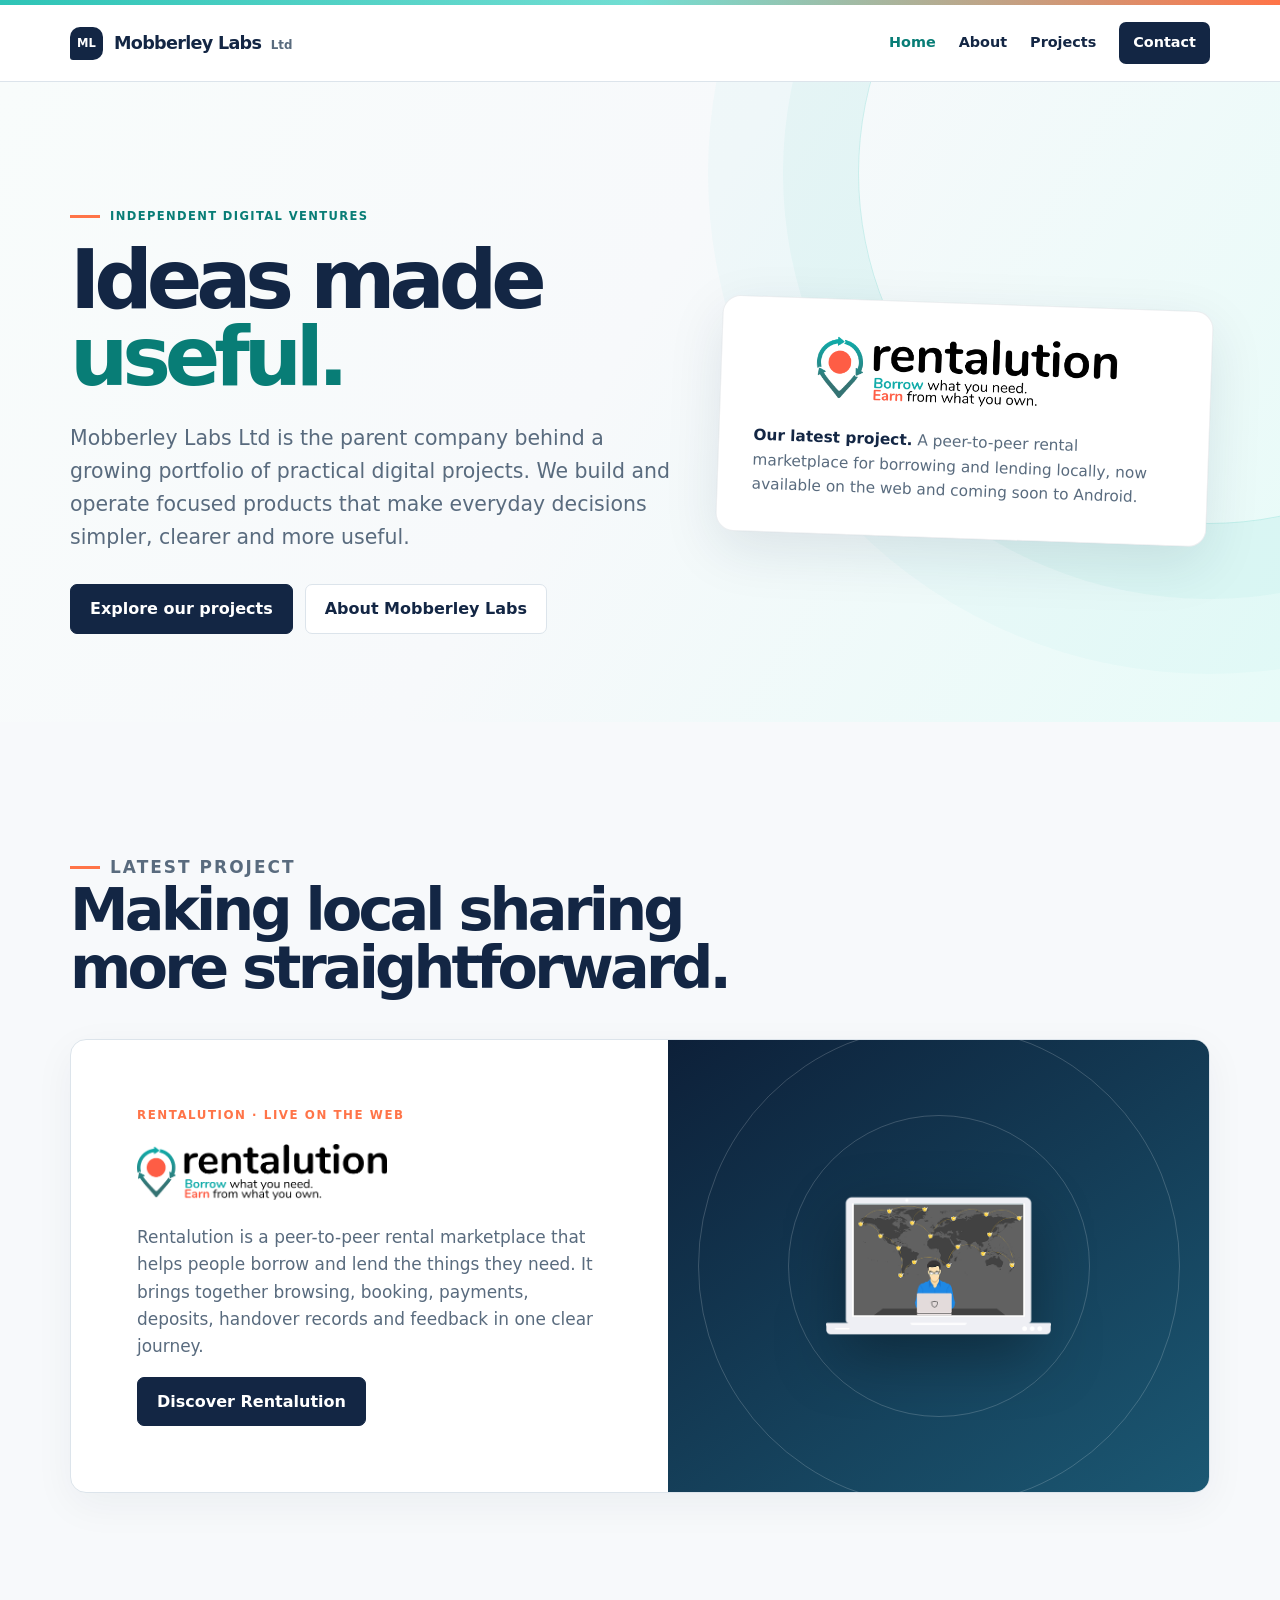
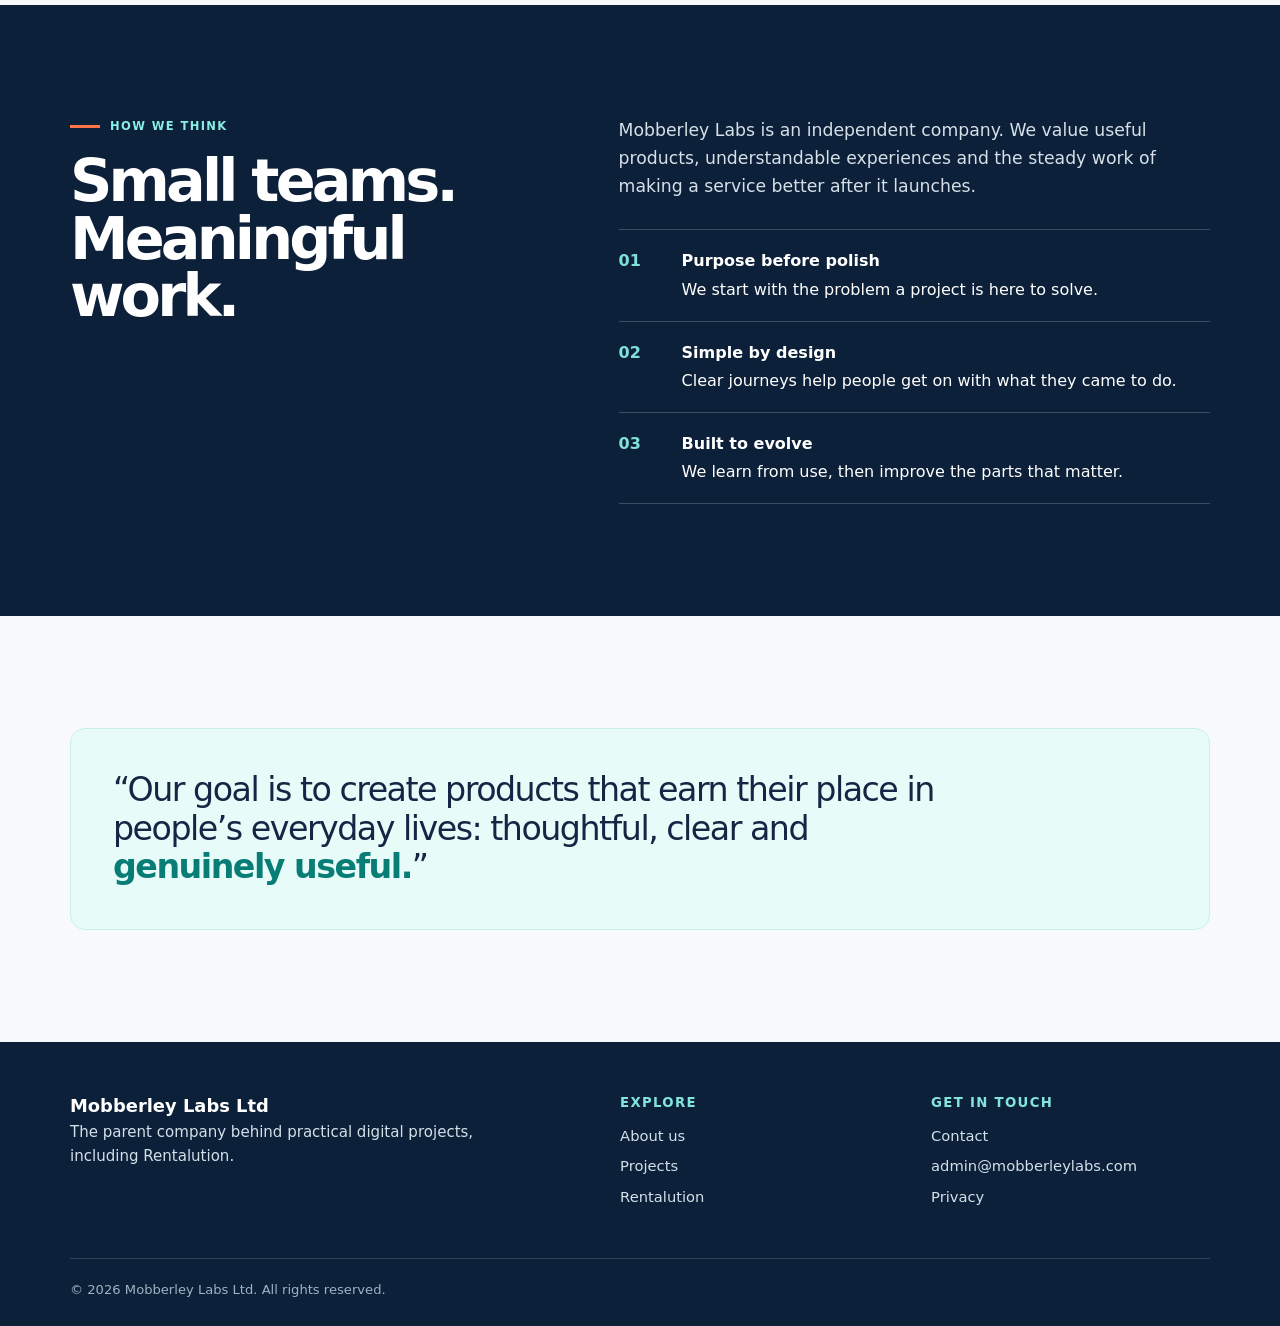
<file: index.html>
<!doctype html>
<html lang="en-GB">
<head>
  <meta charset="utf-8"><meta name="viewport" content="width=device-width, initial-scale=1">
  <meta name="description" content="Mobberley Labs Ltd is an independent company that builds and operates practical digital projects, including Rentalution.">
  <title>Mobberley Labs | Practical digital projects</title><link rel="stylesheet" href="style.css">
</head>
<body>
  <a class="skip" href="#main">Skip to content</a><div class="topline"></div>
  <header class="header"><div class="wrap nav"><a class="brand" href="index.html" aria-label="Mobberley Labs home"><span class="brand-mark">ML</span><span>Mobberley Labs <span class="brand-sub">Ltd</span></span></a><nav class="nav-links" aria-label="Main navigation"><a aria-current="page" href="index.html">Home</a><a href="about.html">About</a><a href="projects.html">Projects</a><a class="nav-cta" href="contact.html">Contact</a></nav></div></header>
  <main id="main">
    <section class="hero"><div class="wrap hero-grid"><div><p class="eyebrow">Independent digital ventures</p><h1>Ideas made <span>useful.</span></h1><p class="lead">Mobberley Labs Ltd is the parent company behind a growing portfolio of practical digital projects. We build and operate focused products that make everyday decisions simpler, clearer and more useful.</p><div class="button-row"><a class="button" href="projects.html">Explore our projects</a><a class="button light" href="about.html">About Mobberley Labs</a></div></div><aside class="hero-card"><img src="assets/rentalution-logo.png" alt="Rentalution — Borrow what you need. Earn from what you own."><p><strong>Our latest project.</strong> A peer-to-peer rental marketplace for borrowing and lending locally, now available on the web and coming soon to Android.</p></aside></div></section>
    <section class="section"><div class="wrap"><div class="section-header"><p class="eyebrow">Latest project</p><h2>Making local sharing more straightforward.</h2></div><article class="project"><div class="project-copy"><p class="project-label">Rentalution · live on the web</p><img class="project-logo" src="assets/rentalution-logo.png" alt="Rentalution — Borrow what you need. Earn from what you own."><p>Rentalution is a peer-to-peer rental marketplace that helps people borrow and lend the things they need. It brings together browsing, booking, payments, deposits, handover records and feedback in one clear journey.</p><a class="button" href="rentalution.html">Discover Rentalution</a></div><div class="project-art"><img src="assets/rentalution-phone.png" alt="Rentalution app screens"></div></article></div></section>
    <section class="section navy"><div class="wrap split"><div class="split-heading"><p class="eyebrow">How we think</p><h2>Small teams. Meaningful work.</h2></div><div><p class="split-copy">Mobberley Labs is an independent company. We value useful products, understandable experiences and the steady work of making a service better after it launches.</p><ul class="principles"><li><b>01</b><div><strong>Purpose before polish</strong><span>We start with the problem a project is here to solve.</span></div></li><li><b>02</b><div><strong>Simple by design</strong><span>Clear journeys help people get on with what they came to do.</span></div></li><li><b>03</b><div><strong>Built to evolve</strong><span>We learn from use, then improve the parts that matter.</span></div></li></ul></div></div></section>
    <section class="section"><div class="wrap"><div class="quote"><p>“Our goal is to create products that earn their place in people’s everyday lives: thoughtful, clear and <strong>genuinely useful.</strong>”</p></div></div></section>
  </main>
  <footer class="footer"><div class="wrap"><div class="footer-grid"><div><div class="footer-brand">Mobberley Labs Ltd</div><p>The parent company behind practical digital projects, including Rentalution.</p></div><div><h3>Explore</h3><a href="about.html">About us</a><a href="projects.html">Projects</a><a href="rentalution.html">Rentalution</a></div><div><h3>Get in touch</h3><a href="contact.html">Contact</a><a href="mailto:admin@mobberleylabs.com">admin@mobberleylabs.com</a><a href="privacy.html">Privacy</a></div></div><div class="copyright">© <span id="year"></span> Mobberley Labs Ltd. All rights reserved.</div></div></footer><script>document.getElementById('year').textContent=new Date().getFullYear()</script>
</body></html>
</file>
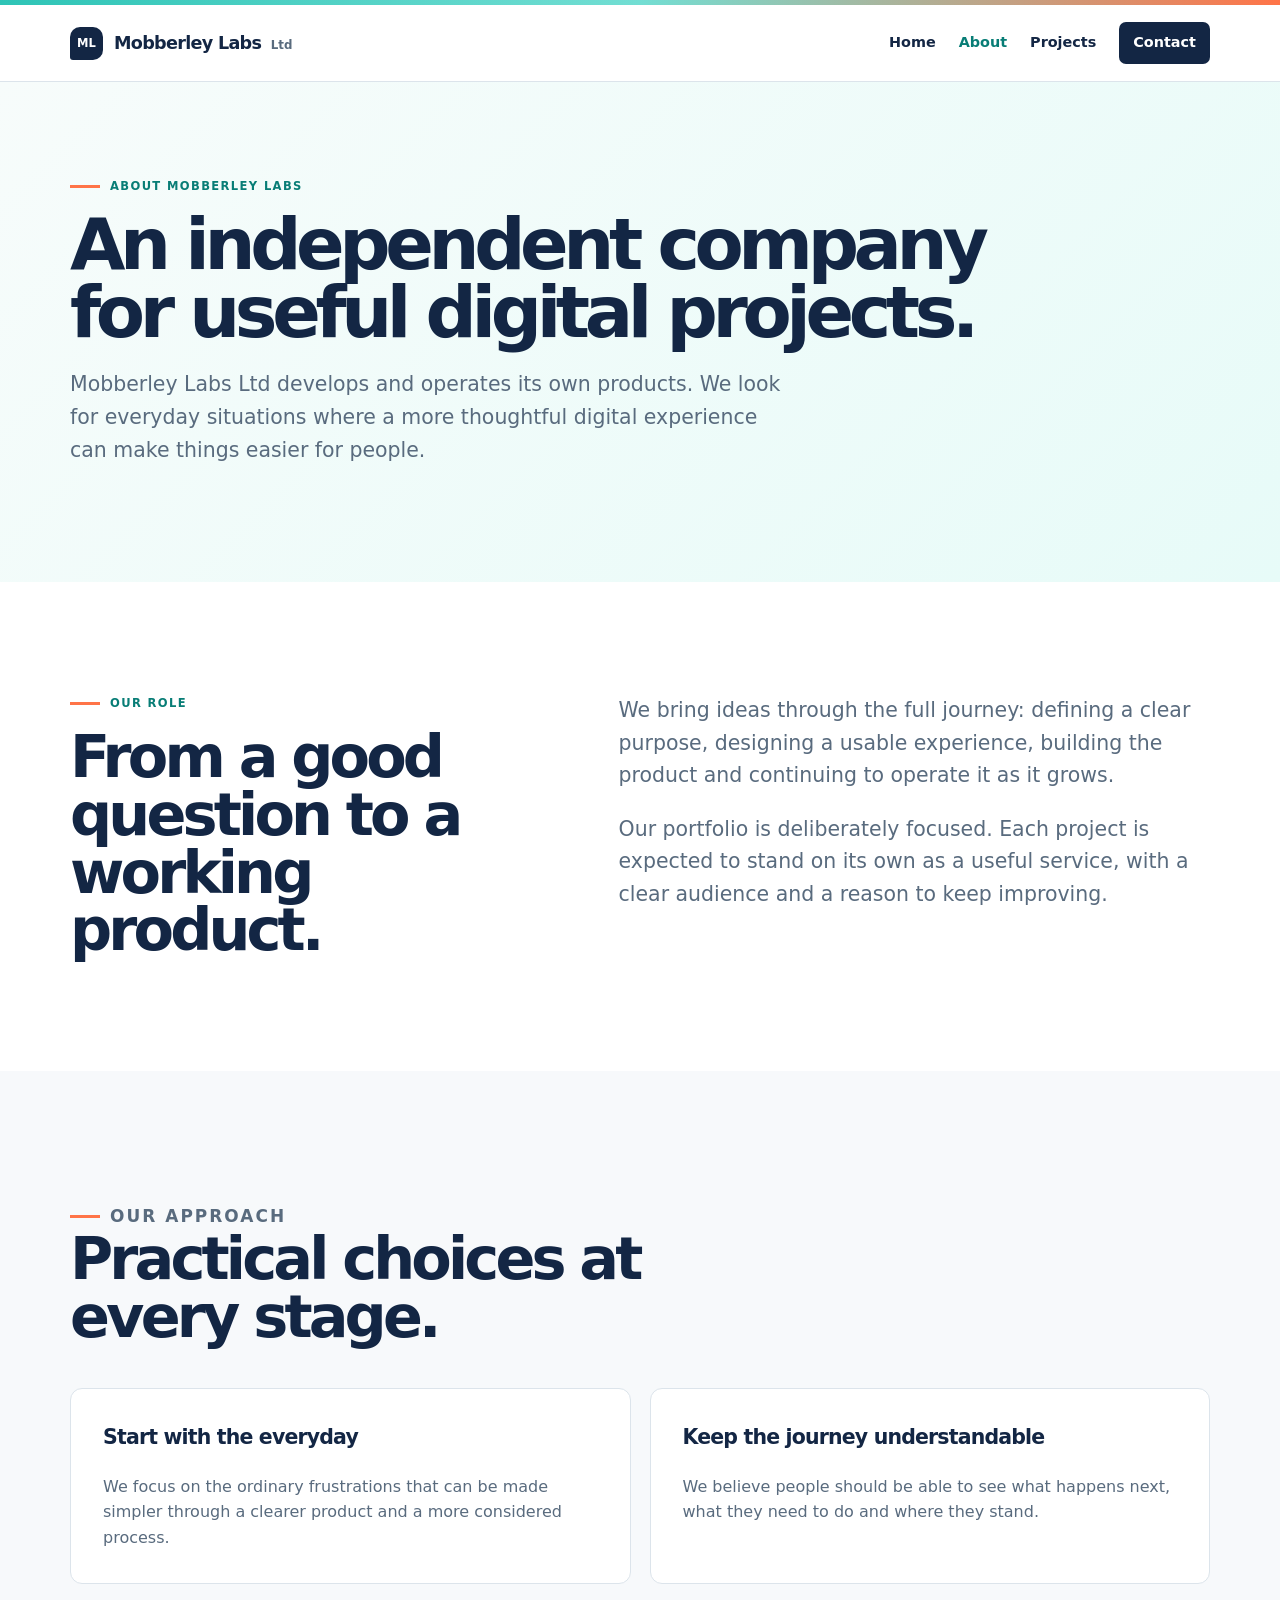
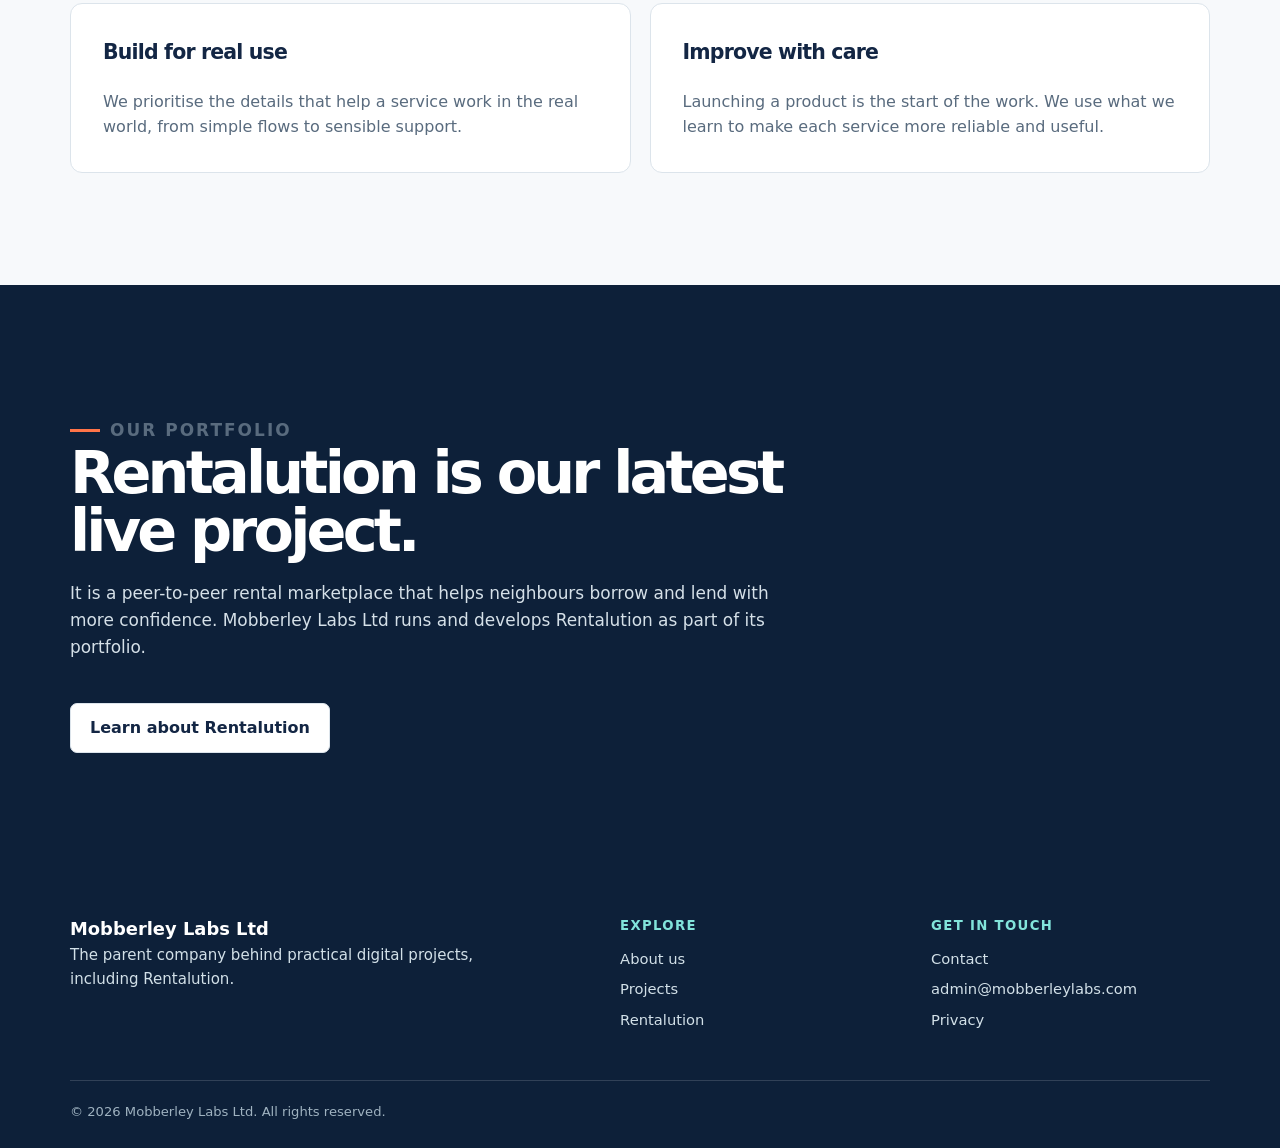
<file: about.html>
<!doctype html><html lang="en-GB"><head><meta charset="utf-8"><meta name="viewport" content="width=device-width, initial-scale=1"><meta name="description" content="About Mobberley Labs Ltd, the independent company behind practical digital projects."><title>About | Mobberley Labs</title><link rel="stylesheet" href="style.css"></head><body><a class="skip" href="#main">Skip to content</a><div class="topline"></div><header class="header"><div class="wrap nav"><a class="brand" href="index.html"><span class="brand-mark">ML</span><span>Mobberley Labs <span class="brand-sub">Ltd</span></span></a><nav class="nav-links" aria-label="Main navigation"><a href="index.html">Home</a><a aria-current="page" href="about.html">About</a><a href="projects.html">Projects</a><a class="nav-cta" href="contact.html">Contact</a></nav></div></header><main id="main"><section class="page-hero"><div class="wrap"><p class="eyebrow">About Mobberley Labs</p><h1>An independent company for useful digital projects.</h1><p class="lead">Mobberley Labs Ltd develops and operates its own products. We look for everyday situations where a more thoughtful digital experience can make things easier for people.</p></div></section><section class="section alt"><div class="wrap split"><div class="split-heading" style="color:#132644"><p class="eyebrow" style="color:#087d76">Our role</p><h2>From a good question to a working product.</h2></div><div><p class="lead">We bring ideas through the full journey: defining a clear purpose, designing a usable experience, building the product and continuing to operate it as it grows.</p><p class="lead">Our portfolio is deliberately focused. Each project is expected to stand on its own as a useful service, with a clear audience and a reason to keep improving.</p></div></div></section><section class="section"><div class="wrap"><div class="section-header"><p class="eyebrow">Our approach</p><h2>Practical choices at every stage.</h2></div><div class="detail-grid"><article class="detail"><h3>Start with the everyday</h3><p>We focus on the ordinary frustrations that can be made simpler through a clearer product and a more considered process.</p></article><article class="detail"><h3>Keep the journey understandable</h3><p>We believe people should be able to see what happens next, what they need to do and where they stand.</p></article><article class="detail"><h3>Build for real use</h3><p>We prioritise the details that help a service work in the real world, from simple flows to sensible support.</p></article><article class="detail"><h3>Improve with care</h3><p>Launching a product is the start of the work. We use what we learn to make each service more reliable and useful.</p></article></div></div></section><section class="section navy"><div class="wrap"><div class="section-header"><p class="eyebrow">Our portfolio</p><h2>Rentalution is our latest live project.</h2><p style="color:#d5e0e8">It is a peer-to-peer rental marketplace that helps neighbours borrow and lend with more confidence. Mobberley Labs Ltd runs and develops Rentalution as part of its portfolio.</p></div><a class="button light" href="rentalution.html">Learn about Rentalution</a></div></section></main><footer class="footer"><div class="wrap"><div class="footer-grid"><div><div class="footer-brand">Mobberley Labs Ltd</div><p>The parent company behind practical digital projects, including Rentalution.</p></div><div><h3>Explore</h3><a href="about.html">About us</a><a href="projects.html">Projects</a><a href="rentalution.html">Rentalution</a></div><div><h3>Get in touch</h3><a href="contact.html">Contact</a><a href="mailto:admin@mobberleylabs.com">admin@mobberleylabs.com</a><a href="privacy.html">Privacy</a></div></div><div class="copyright">© <span id="year"></span> Mobberley Labs Ltd. All rights reserved.</div></div></footer><script>document.getElementById('year').textContent=new Date().getFullYear()</script></body></html>
</file>
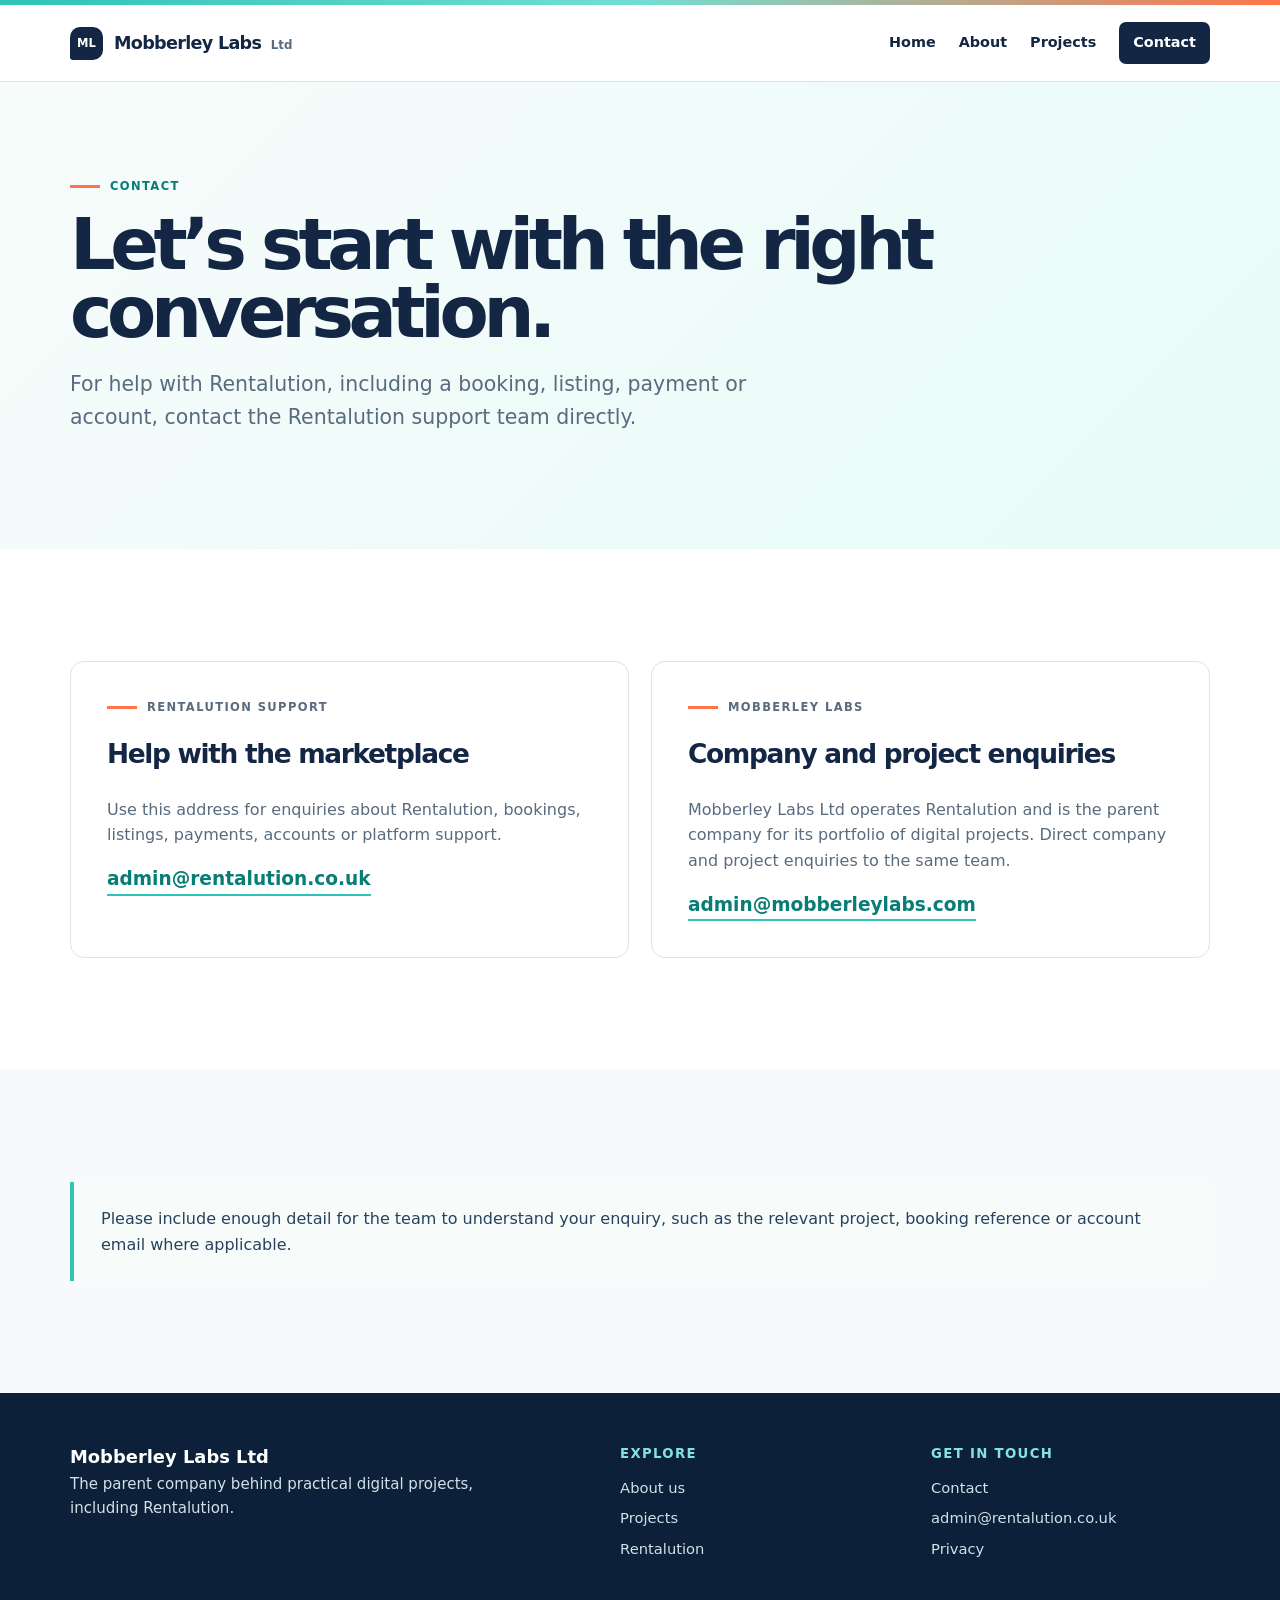
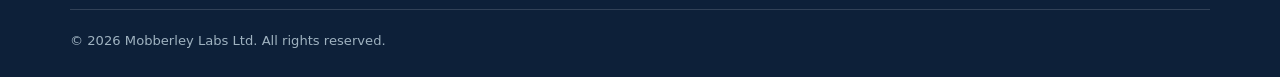
<file: contact.html>
<!doctype html><html lang="en-GB"><head><meta charset="utf-8"><meta name="viewport" content="width=device-width, initial-scale=1"><meta name="description" content="Contact Mobberley Labs and Rentalution."><title>Contact | Mobberley Labs</title><link rel="stylesheet" href="style.css"></head><body><a class="skip" href="#main">Skip to content</a><div class="topline"></div><header class="header"><div class="wrap nav"><a class="brand" href="index.html"><span class="brand-mark">ML</span><span>Mobberley Labs <span class="brand-sub">Ltd</span></span></a><nav class="nav-links" aria-label="Main navigation"><a href="index.html">Home</a><a href="about.html">About</a><a href="projects.html">Projects</a><a aria-current="page" class="nav-cta" href="contact.html">Contact</a></nav></div></header><main id="main"><section class="page-hero"><div class="wrap"><p class="eyebrow">Contact</p><h1>Let’s start with the right conversation.</h1><p class="lead">For help with Rentalution, including a booking, listing, payment or account, contact the Rentalution support team directly.</p></div></section><section class="section alt"><div class="wrap contact-grid"><article class="contact-card"><p class="eyebrow">Rentalution support</p><h2>Help with the marketplace</h2><p>Use this address for enquiries about Rentalution, bookings, listings, payments, accounts or platform support.</p><a class="email" href="mailto:admin@rentalution.co.uk">admin@rentalution.co.uk</a></article><article class="contact-card"><p class="eyebrow">Mobberley Labs</p><h2>Company and project enquiries</h2><p>Mobberley Labs Ltd operates Rentalution and is the parent company for its portfolio of digital projects. Direct company and project enquiries to the same team.</p><a class="email" href="mailto:admin@mobberleylabs.com">admin@mobberleylabs.com</a></article></div></section><section class="section"><div class="wrap"><div class="notice">Please include enough detail for the team to understand your enquiry, such as the relevant project, booking reference or account email where applicable.</div></div></section></main><footer class="footer"><div class="wrap"><div class="footer-grid"><div><div class="footer-brand">Mobberley Labs Ltd</div><p>The parent company behind practical digital projects, including Rentalution.</p></div><div><h3>Explore</h3><a href="about.html">About us</a><a href="projects.html">Projects</a><a href="rentalution.html">Rentalution</a></div><div><h3>Get in touch</h3><a href="contact.html">Contact</a><a href="mailto:admin@rentalution.co.uk">admin@rentalution.co.uk</a><a href="privacy.html">Privacy</a></div></div><div class="copyright">© <span id="year"></span> Mobberley Labs Ltd. All rights reserved.</div></div></footer><script>document.getElementById('year').textContent=new Date().getFullYear()</script></body></html>
</file>
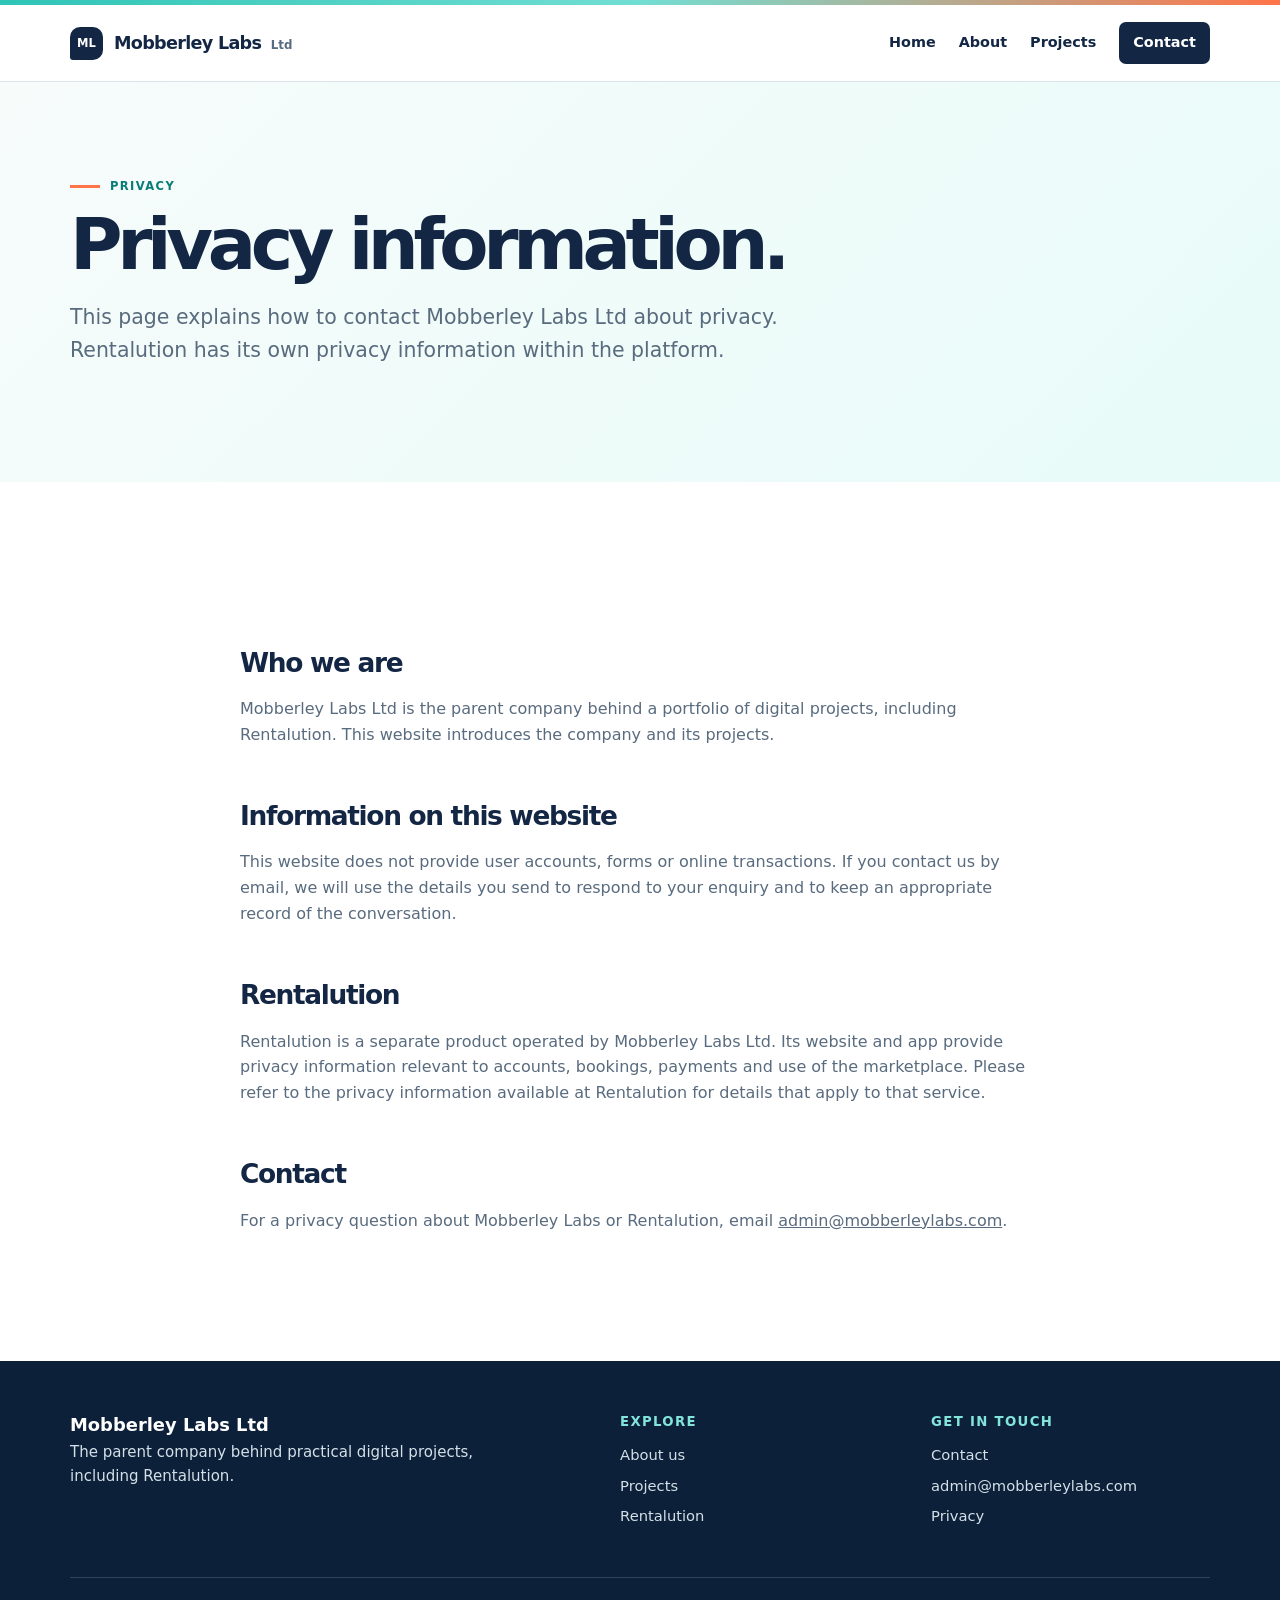
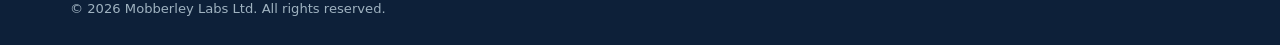
<file: privacy.html>
<!doctype html><html lang="en-GB"><head><meta charset="utf-8"><meta name="viewport" content="width=device-width, initial-scale=1"><meta name="description" content="Privacy information for Mobberley Labs Ltd and its projects."><title>Privacy | Mobberley Labs</title><link rel="stylesheet" href="style.css"></head><body><a class="skip" href="#main">Skip to content</a><div class="topline"></div><header class="header"><div class="wrap nav"><a class="brand" href="index.html"><span class="brand-mark">ML</span><span>Mobberley Labs <span class="brand-sub">Ltd</span></span></a><nav class="nav-links" aria-label="Main navigation"><a href="index.html">Home</a><a href="about.html">About</a><a href="projects.html">Projects</a><a class="nav-cta" href="contact.html">Contact</a></nav></div></header><main id="main"><section class="page-hero"><div class="wrap"><p class="eyebrow">Privacy</p><h1>Privacy information.</h1><p class="lead">This page explains how to contact Mobberley Labs Ltd about privacy. Rentalution has its own privacy information within the platform.</p></div></section><section class="section alt"><div class="wrap legal"><h2>Who we are</h2><p>Mobberley Labs Ltd is the parent company behind a portfolio of digital projects, including Rentalution. This website introduces the company and its projects.</p><h2>Information on this website</h2><p>This website does not provide user accounts, forms or online transactions. If you contact us by email, we will use the details you send to respond to your enquiry and to keep an appropriate record of the conversation.</p><h2>Rentalution</h2><p>Rentalution is a separate product operated by Mobberley Labs Ltd. Its website and app provide privacy information relevant to accounts, bookings, payments and use of the marketplace. Please refer to the privacy information available at Rentalution for details that apply to that service.</p><h2>Contact</h2><p>For a privacy question about Mobberley Labs or Rentalution, email <a href="mailto:admin@mobberleylabs.com">admin@mobberleylabs.com</a>.</p></div></section></main><footer class="footer"><div class="wrap"><div class="footer-grid"><div><div class="footer-brand">Mobberley Labs Ltd</div><p>The parent company behind practical digital projects, including Rentalution.</p></div><div><h3>Explore</h3><a href="about.html">About us</a><a href="projects.html">Projects</a><a href="rentalution.html">Rentalution</a></div><div><h3>Get in touch</h3><a href="contact.html">Contact</a><a href="mailto:admin@mobberleylabs.com">admin@mobberleylabs.com</a><a href="privacy.html">Privacy</a></div></div><div class="copyright">© <span id="year"></span> Mobberley Labs Ltd. All rights reserved.</div></div></footer><script>document.getElementById('year').textContent=new Date().getFullYear()</script></body></html>
</file>
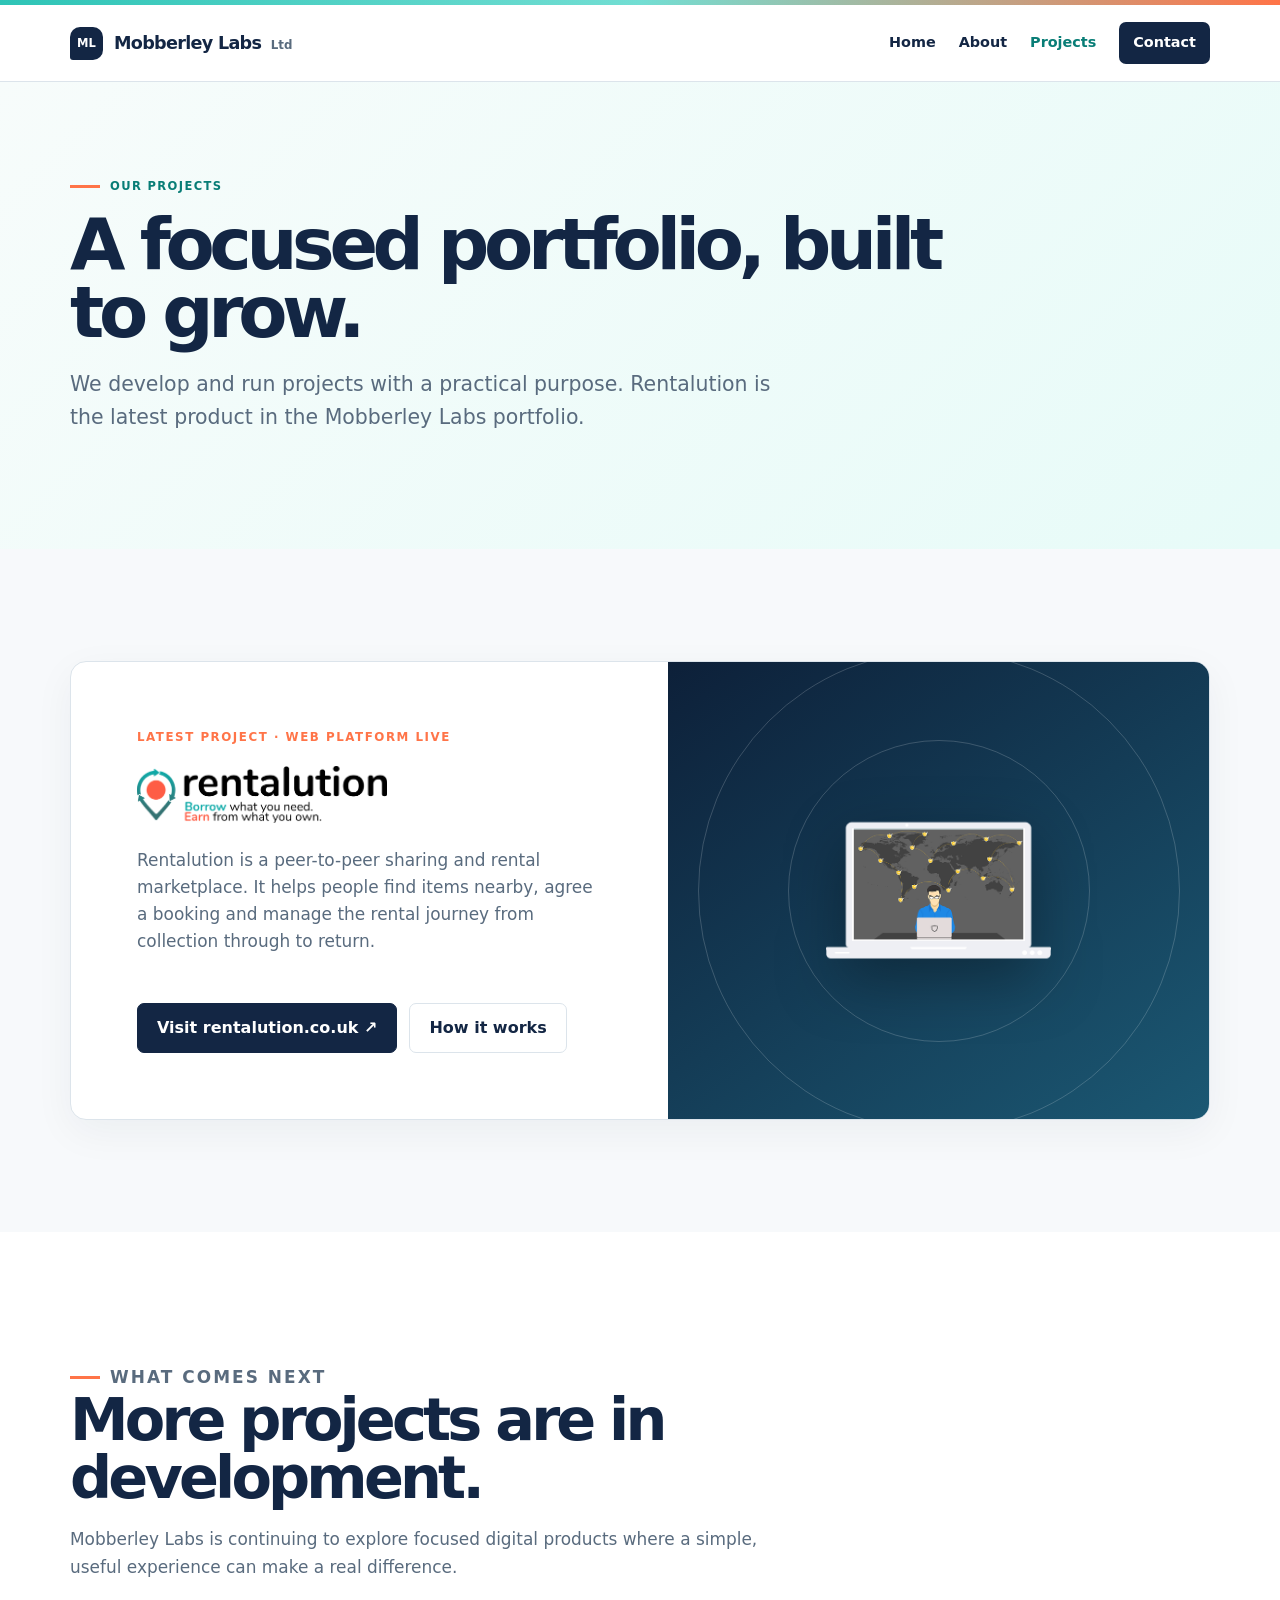
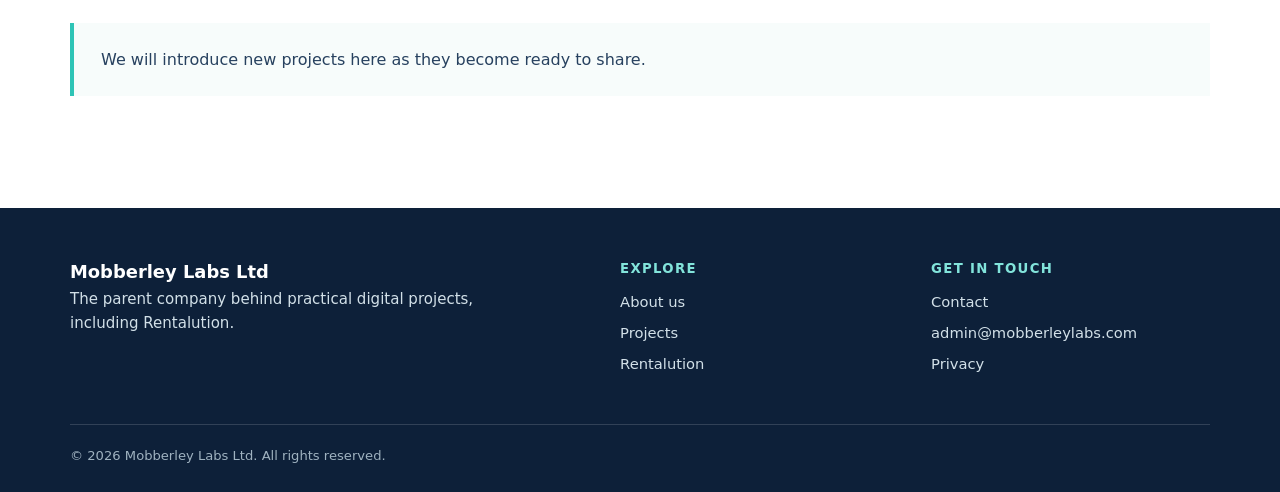
<file: projects.html>
<!doctype html><html lang="en-GB"><head><meta charset="utf-8"><meta name="viewport" content="width=device-width, initial-scale=1"><meta name="description" content="Projects operated by Mobberley Labs Ltd, including Rentalution."><title>Projects | Mobberley Labs</title><link rel="stylesheet" href="style.css"></head><body><a class="skip" href="#main">Skip to content</a><div class="topline"></div><header class="header"><div class="wrap nav"><a class="brand" href="index.html"><span class="brand-mark">ML</span><span>Mobberley Labs <span class="brand-sub">Ltd</span></span></a><nav class="nav-links" aria-label="Main navigation"><a href="index.html">Home</a><a href="about.html">About</a><a aria-current="page" href="projects.html">Projects</a><a class="nav-cta" href="contact.html">Contact</a></nav></div></header><main id="main"><section class="page-hero"><div class="wrap"><p class="eyebrow">Our projects</p><h1>A focused portfolio, built to grow.</h1><p class="lead">We develop and run projects with a practical purpose. Rentalution is the latest product in the Mobberley Labs portfolio.</p></div></section><section class="section"><div class="wrap"><article class="project"><div class="project-copy"><p class="project-label">Latest project · web platform live</p><img class="project-logo" src="assets/rentalution-logo.png" alt="Rentalution — Borrow what you need. Earn from what you own."><p>Rentalution is a peer-to-peer sharing and rental marketplace. It helps people find items nearby, agree a booking and manage the rental journey from collection through to return.</p><div class="button-row"><a class="button" href="https://rentalution.co.uk" target="_blank" rel="noopener">Visit rentalution.co.uk ↗</a><a class="button light" href="rentalution.html">How it works</a></div></div><div class="project-art"><img src="assets/rentalution-phone.png" alt="Rentalution app screens"></div></article></div></section><section class="section alt"><div class="wrap"><div class="section-header"><p class="eyebrow">What comes next</p><h2>More projects are in development.</h2><p>Mobberley Labs is continuing to explore focused digital products where a simple, useful experience can make a real difference.</p></div><div class="notice">We will introduce new projects here as they become ready to share.</div></div></section></main><footer class="footer"><div class="wrap"><div class="footer-grid"><div><div class="footer-brand">Mobberley Labs Ltd</div><p>The parent company behind practical digital projects, including Rentalution.</p></div><div><h3>Explore</h3><a href="about.html">About us</a><a href="projects.html">Projects</a><a href="rentalution.html">Rentalution</a></div><div><h3>Get in touch</h3><a href="contact.html">Contact</a><a href="mailto:admin@mobberleylabs.com">admin@mobberleylabs.com</a><a href="privacy.html">Privacy</a></div></div><div class="copyright">© <span id="year"></span> Mobberley Labs Ltd. All rights reserved.</div></div></footer><script>document.getElementById('year').textContent=new Date().getFullYear()</script></body></html>
</file>
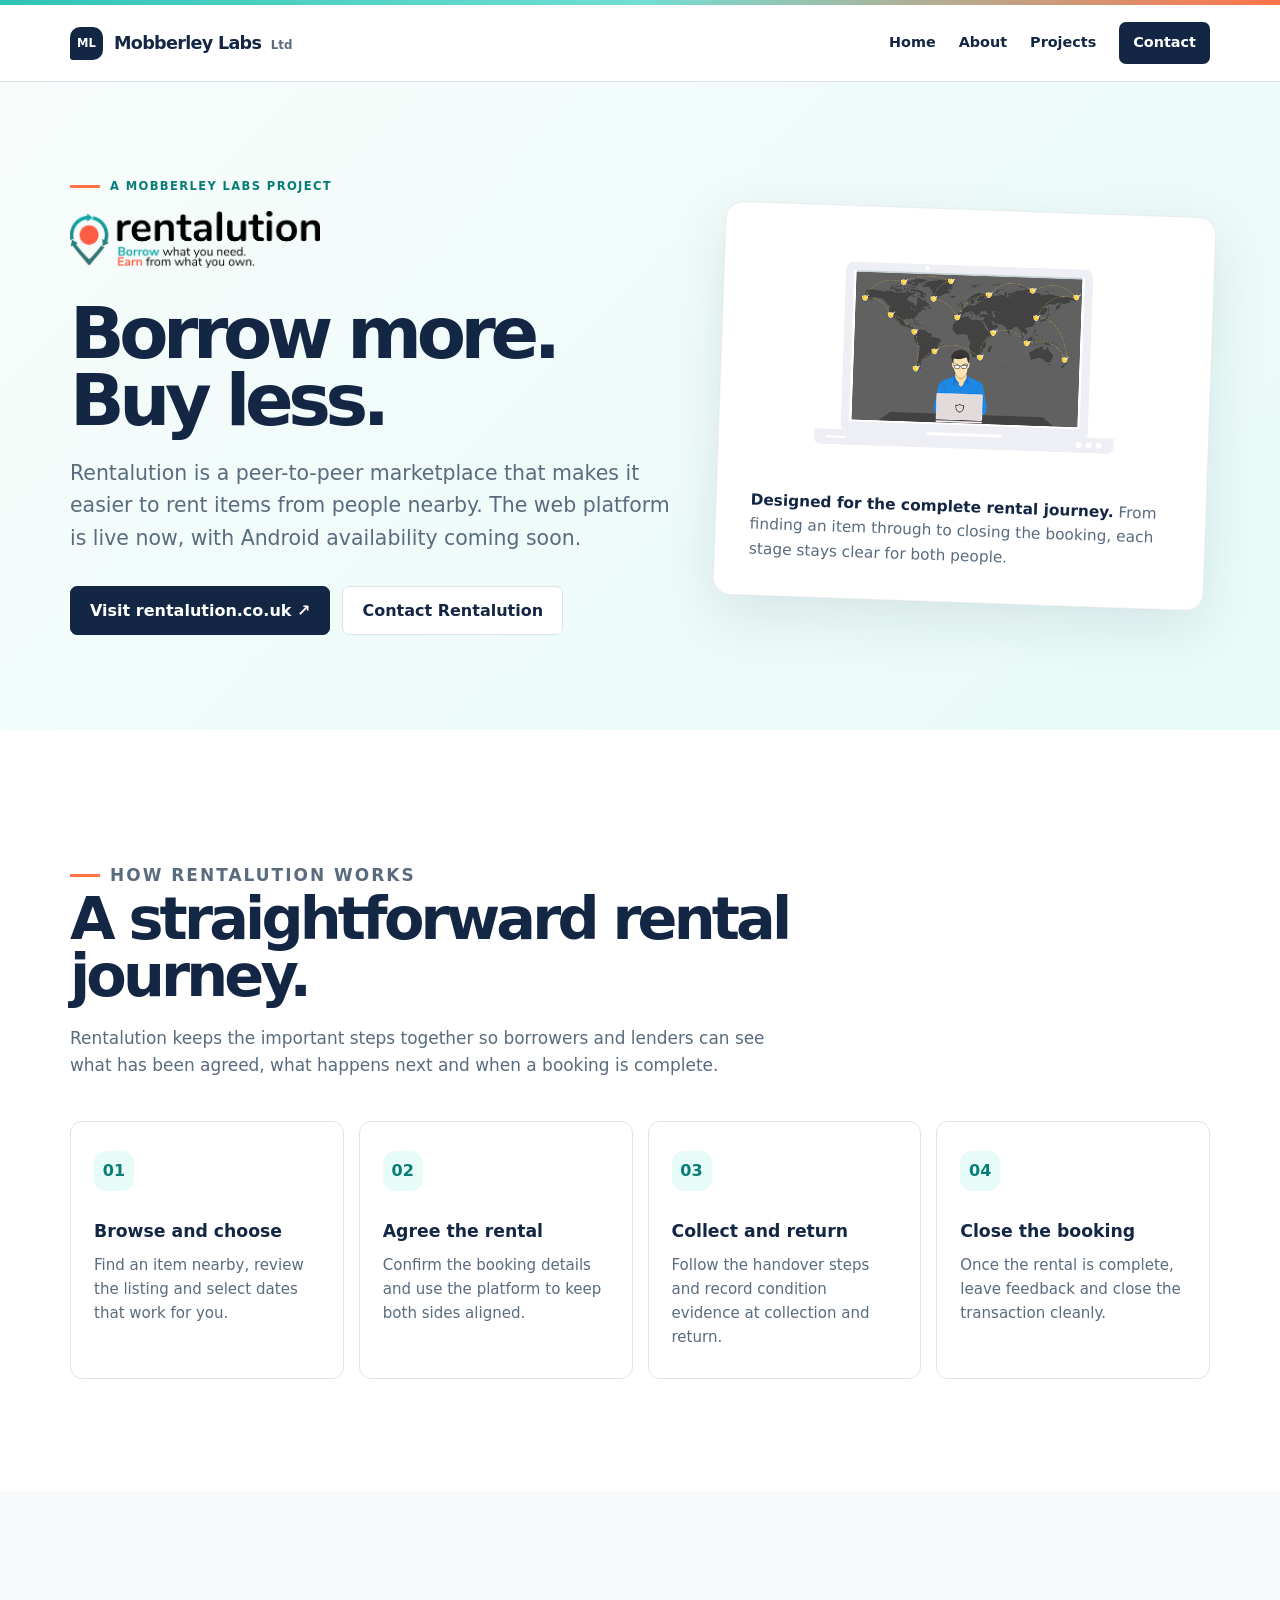
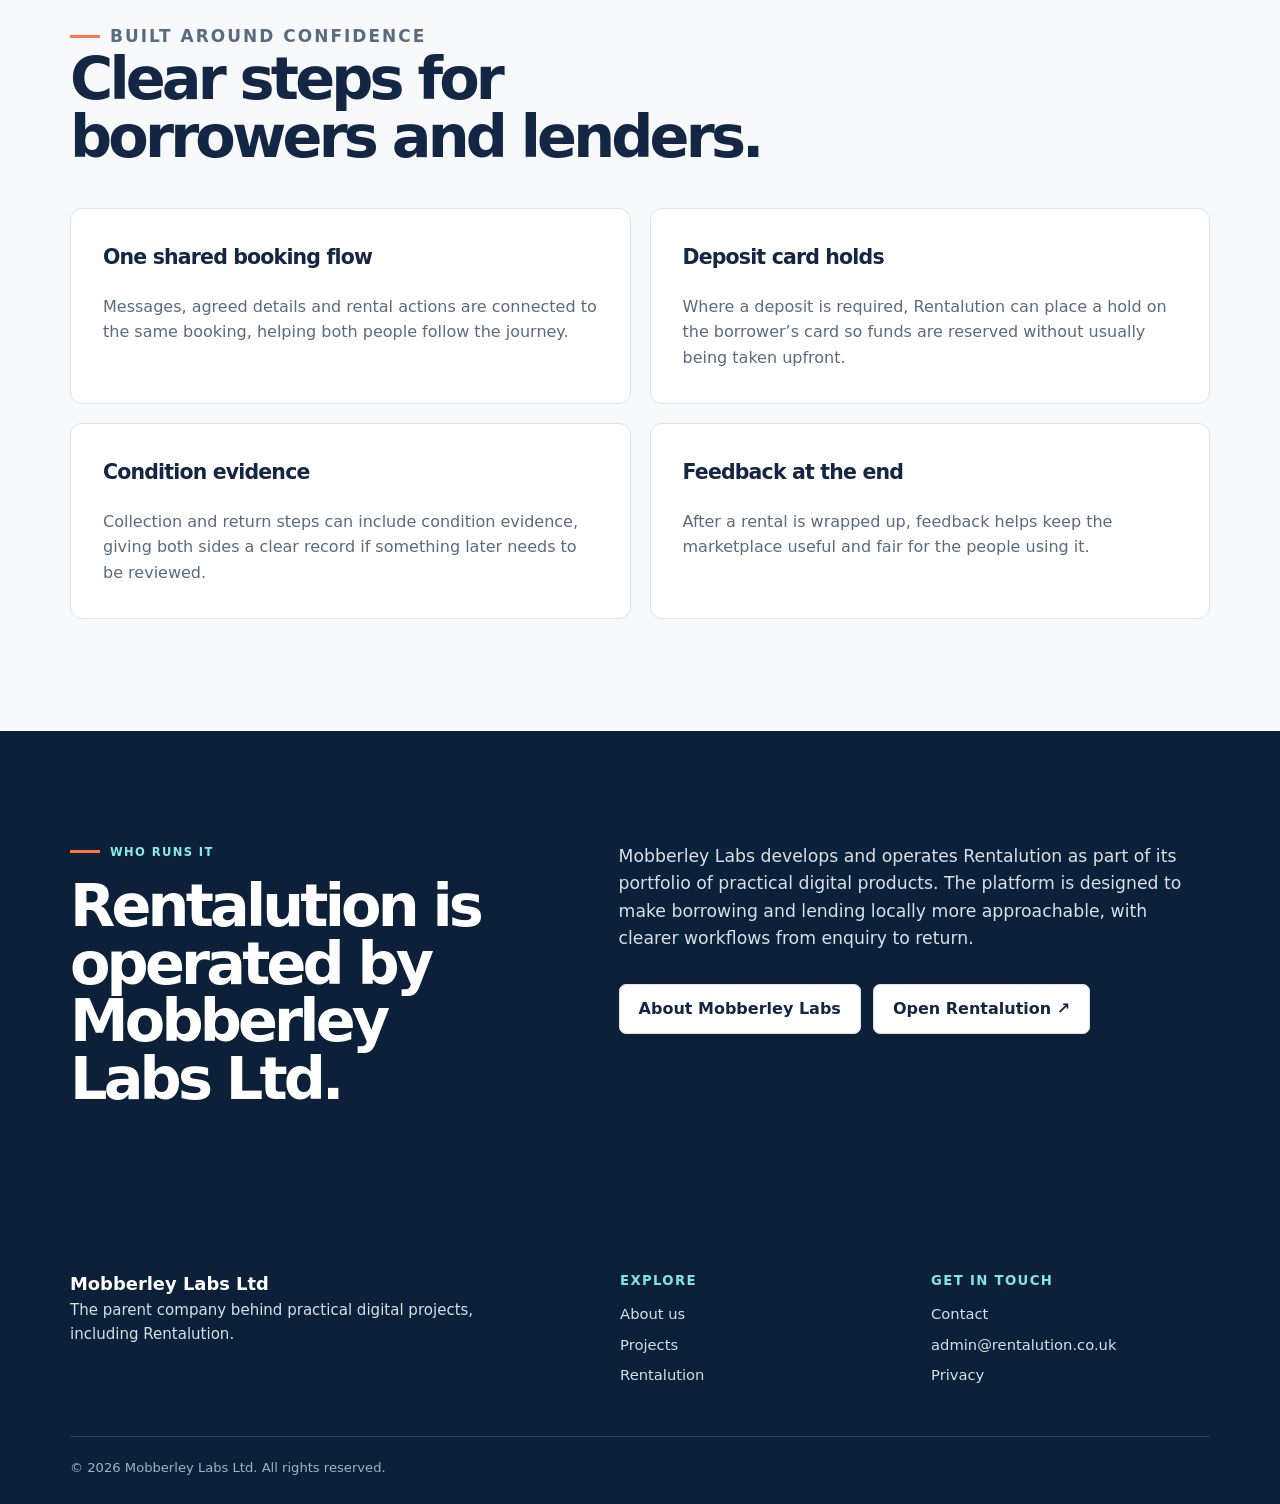
<file: rentalution.html>
<!doctype html><html lang="en-GB"><head><meta charset="utf-8"><meta name="viewport" content="width=device-width, initial-scale=1"><meta name="description" content="Rentalution is a peer-to-peer marketplace for borrowing and lending locally, operated by Mobberley Labs Ltd."><title>Rentalution | Mobberley Labs</title><link rel="stylesheet" href="style.css"></head><body><a class="skip" href="#main">Skip to content</a><div class="topline"></div><header class="header"><div class="wrap nav"><a class="brand" href="index.html"><span class="brand-mark">ML</span><span>Mobberley Labs <span class="brand-sub">Ltd</span></span></a><nav class="nav-links" aria-label="Main navigation"><a href="index.html">Home</a><a href="about.html">About</a><a href="projects.html">Projects</a><a class="nav-cta" href="contact.html">Contact</a></nav></div></header><main id="main"><section class="page-hero"><div class="wrap hero-grid"><div><p class="eyebrow">A Mobberley Labs project</p><img class="project-logo" src="assets/rentalution-logo.png" alt="Rentalution — Borrow what you need. Earn from what you own."><h1>Borrow more. Buy less.</h1><p class="lead">Rentalution is a peer-to-peer marketplace that makes it easier to rent items from people nearby. The web platform is live now, with Android availability coming soon.</p><div class="button-row"><a class="button" href="https://rentalution.co.uk" target="_blank" rel="noopener">Visit rentalution.co.uk ↗</a><a class="button light" href="mailto:admin@rentalution.co.uk">Contact Rentalution</a></div></div><div class="hero-card"><img src="assets/rentalution-phone.png" alt="Rentalution screens on a mobile phone"><p><strong>Designed for the complete rental journey.</strong> From finding an item through to closing the booking, each stage stays clear for both people.</p></div></div></section><section class="section alt"><div class="wrap"><div class="section-header"><p class="eyebrow">How Rentalution works</p><h2>A straightforward rental journey.</h2><p>Rentalution keeps the important steps together so borrowers and lenders can see what has been agreed, what happens next and when a booking is complete.</p></div><div class="steps"><article class="step"><div class="step-num">01</div><h3>Browse and choose</h3><p>Find an item nearby, review the listing and select dates that work for you.</p></article><article class="step"><div class="step-num">02</div><h3>Agree the rental</h3><p>Confirm the booking details and use the platform to keep both sides aligned.</p></article><article class="step"><div class="step-num">03</div><h3>Collect and return</h3><p>Follow the handover steps and record condition evidence at collection and return.</p></article><article class="step"><div class="step-num">04</div><h3>Close the booking</h3><p>Once the rental is complete, leave feedback and close the transaction cleanly.</p></article></div></div></section><section class="section"><div class="wrap"><div class="section-header"><p class="eyebrow">Built around confidence</p><h2>Clear steps for borrowers and lenders.</h2></div><div class="detail-grid"><article class="detail"><h3>One shared booking flow</h3><p>Messages, agreed details and rental actions are connected to the same booking, helping both people follow the journey.</p></article><article class="detail"><h3>Deposit card holds</h3><p>Where a deposit is required, Rentalution can place a hold on the borrower’s card so funds are reserved without usually being taken upfront.</p></article><article class="detail"><h3>Condition evidence</h3><p>Collection and return steps can include condition evidence, giving both sides a clear record if something later needs to be reviewed.</p></article><article class="detail"><h3>Feedback at the end</h3><p>After a rental is wrapped up, feedback helps keep the marketplace useful and fair for the people using it.</p></article></div></div></section><section class="section navy"><div class="wrap split"><div class="split-heading"><p class="eyebrow">Who runs it</p><h2>Rentalution is operated by Mobberley Labs Ltd.</h2></div><div><p class="split-copy">Mobberley Labs develops and operates Rentalution as part of its portfolio of practical digital products. The platform is designed to make borrowing and lending locally more approachable, with clearer workflows from enquiry to return.</p><div class="button-row"><a class="button light" href="about.html">About Mobberley Labs</a><a class="button light" href="https://rentalution.co.uk" target="_blank" rel="noopener">Open Rentalution ↗</a></div></div></div></section></main><footer class="footer"><div class="wrap"><div class="footer-grid"><div><div class="footer-brand">Mobberley Labs Ltd</div><p>The parent company behind practical digital projects, including Rentalution.</p></div><div><h3>Explore</h3><a href="about.html">About us</a><a href="projects.html">Projects</a><a href="rentalution.html">Rentalution</a></div><div><h3>Get in touch</h3><a href="contact.html">Contact</a><a href="mailto:admin@mobberleylabs.com">admin@rentalution.co.uk</a><a href="privacy.html">Privacy</a></div></div><div class="copyright">© <span id="year"></span> Mobberley Labs Ltd. All rights reserved.</div></div></footer><script>document.getElementById('year').textContent=new Date().getFullYear()</script></body></html>
</file>
<file: style.css>
:root{--ink:#132644;--ink-soft:#27415f;--muted:#596b7e;--paper:#f7f9fb;--white:#fff;--line:#dce4eb;--teal:#2ec4b6;--teal-deep:#087d76;--orange:#ff7448;--pale-teal:#e7fbf8;--navy:#0d2039;--shadow:0 18px 55px rgba(19,38,68,.10)}
*{box-sizing:border-box}html{scroll-behavior:smooth}body{margin:0;background:var(--paper);color:var(--ink);font-family:Inter,ui-sans-serif,system-ui,-apple-system,BlinkMacSystemFont,"Segoe UI",sans-serif;line-height:1.6}a{color:inherit}.wrap{width:min(1140px,calc(100% - 40px));margin:auto}.skip{position:absolute;left:-9999px}.skip:focus{left:16px;top:16px;z-index:100;background:#fff;padding:10px}.topline{height:5px;background:linear-gradient(90deg,var(--teal),#72ded3,var(--orange))}.header{background:rgba(255,255,255,.96);border-bottom:1px solid var(--line);position:sticky;top:0;z-index:20;backdrop-filter:blur(12px)}.nav{min-height:76px;display:flex;align-items:center;justify-content:space-between;gap:24px}.brand{display:flex;align-items:center;gap:11px;text-decoration:none;font-weight:850;letter-spacing:-.04em;font-size:1.1rem}.brand-mark{display:grid;place-items:center;background:var(--ink);color:#fff;width:33px;height:33px;border-radius:10px 10px 10px 3px;font-size:.72rem;letter-spacing:0}.brand-sub{color:var(--muted);font-size:.74rem;font-weight:650;letter-spacing:.01em;margin-left:4px}.nav-links{display:flex;align-items:center;gap:23px;font-size:.9rem;font-weight:700}.nav-links a{text-decoration:none}.nav-links a:hover,.nav-links a[aria-current=page]{color:var(--teal-deep)}.nav-cta{background:var(--ink);color:#fff!important;border-radius:7px;padding:9px 14px}.nav-cta:hover{background:var(--teal-deep);color:#fff!important}.hero{position:relative;overflow:hidden;padding:clamp(65px,10vw,125px) 0 88px;background:linear-gradient(121deg,#f8fcfb 0%,#f7f9fb 47%,#e7fbf8 100%)}.hero:after{content:"";position:absolute;width:700px;height:700px;border:1px solid rgba(46,196,182,.22);border-radius:50%;right:-280px;top:-260px;box-shadow:0 0 0 75px rgba(46,196,182,.05),0 0 0 150px rgba(46,196,182,.035)}.hero-grid{display:grid;grid-template-columns:1.1fr .9fr;align-items:center;gap:48px}.eyebrow{display:flex;align-items:center;gap:10px;margin:0 0 16px;color:var(--teal-deep);font-weight:850;text-transform:uppercase;letter-spacing:.12em;font-size:.72rem}.eyebrow:before{content:"";width:30px;height:3px;background:var(--orange)}h1,h2,h3,p{margin-top:0}h1{font-size:clamp(3rem,6.4vw,6rem);line-height:.94;letter-spacing:-.075em;margin-bottom:27px;max-width:760px}.hero h1 span{color:var(--teal-deep)}.lead{font-size:clamp(1.08rem,1.8vw,1.28rem);color:var(--muted);max-width:630px}.button-row{display:flex;flex-wrap:wrap;gap:12px;margin-top:31px}.button{display:inline-flex;align-items:center;justify-content:center;min-height:48px;padding:11px 19px;border:1px solid var(--ink);border-radius:7px;background:var(--ink);color:#fff;text-decoration:none;font-weight:800;transition:transform .18s,background .18s}.button:hover{background:var(--teal-deep);border-color:var(--teal-deep);transform:translateY(-2px)}.button.light{background:#fff;color:var(--ink);border-color:var(--line)}.button.light:hover{background:var(--pale-teal);color:var(--teal-deep);border-color:var(--teal)}.hero-card{position:relative;z-index:1;padding:34px;background:var(--white);border:1px solid rgba(19,38,68,.08);border-radius:18px;box-shadow:var(--shadow);transform:rotate(2deg)}.hero-card img{width:min(100%,300px);display:block;margin:0 auto 24px}.hero-card p{margin:0;color:var(--muted);font-size:.96rem}.hero-card strong{color:var(--ink)}.section{padding:clamp(64px,9vw,112px) 0}.section.alt{background:#fff}.section.navy{background:var(--navy);color:#fff}.section-header{max-width:735px;margin-bottom:42px}.section-header h2,.split-heading h2{font-size:clamp(2.25rem,4.6vw,4rem);letter-spacing:-.065em;line-height:.98;margin:0}.section-header p{color:var(--muted);font-size:1.06rem;margin:20px 0 0}.feature-grid{display:grid;grid-template-columns:repeat(3,1fr);gap:18px}.feature{padding:30px;background:var(--paper);border:1px solid var(--line);border-radius:12px}.feature img{width:52px;height:52px;object-fit:contain;margin-bottom:22px}.feature h3{font-size:1.2rem;letter-spacing:-.04em;margin-bottom:9px}.feature p{color:var(--muted);margin:0}.project{display:grid;grid-template-columns:1.05fr .95fr;border:1px solid var(--line);border-radius:16px;overflow:hidden;background:#fff;box-shadow:0 12px 40px rgba(19,38,68,.05)}.project-copy{padding:clamp(34px,5.5vw,66px);display:flex;flex-direction:column;align-items:flex-start}.project-label{font-size:.74rem;letter-spacing:.13em;text-transform:uppercase;font-weight:850;color:var(--orange);margin-bottom:19px}.project-logo{max-width:250px;width:100%;height:auto;margin:0 0 24px}.project-copy p:not(.project-label){color:var(--muted);font-size:1.06rem;max-width:475px}.project-copy .button{margin-top:auto}.project-art{display:grid;place-items:center;min-height:350px;background:linear-gradient(145deg,#0d2039,#1b5873);position:relative;overflow:hidden}.project-art:before,.project-art:after{content:"";position:absolute;border:1px solid rgba(255,255,255,.18);border-radius:50%}.project-art:before{width:480px;height:480px}.project-art:after{width:300px;height:300px}.project-art img{width:225px;z-index:1;filter:drop-shadow(0 20px 30px rgba(0,0,0,.32))}.quote{padding:42px;border-radius:15px;background:var(--pale-teal);border:1px solid #c9efe9}.quote p{font-size:clamp(1.35rem,2.6vw,2.1rem);letter-spacing:-.045em;line-height:1.16;max-width:875px;margin:0}.quote strong{color:var(--teal-deep)}.split{display:grid;grid-template-columns:.86fr 1.14fr;gap:clamp(34px,8vw,110px)}.split-heading .eyebrow{color:#88eee3}.split-copy{color:#d5e0e8;font-size:1.08rem}.principles{list-style:none;padding:0;margin:29px 0 0;border-top:1px solid rgba(255,255,255,.2)}.principles li{padding:18px 0;border-bottom:1px solid rgba(255,255,255,.2);display:grid;grid-template-columns:47px 1fr;gap:16px}.principles b{color:#7fe1d8}.principles strong{display:block;margin-bottom:3px}.page-hero{padding:clamp(55px,9vw,95px) 0;background:linear-gradient(135deg,#f7fcfb,#e7fbf8)}.page-hero h1{font-size:clamp(3rem,5.6vw,5.4rem);max-width:950px;margin-bottom:22px}.page-hero .lead{max-width:720px}.steps{display:grid;grid-template-columns:repeat(4,1fr);gap:15px;counter-reset:step}.step{position:relative;padding:29px 23px;background:#fff;border:1px solid var(--line);border-radius:12px;min-height:205px}.step-num{display:grid;place-items:center;width:40px;height:40px;border-radius:12px;background:var(--pale-teal);color:var(--teal-deep);font-weight:900;margin-bottom:27px}.step h3{font-size:1.08rem;margin-bottom:7px}.step p{font-size:.94rem;color:var(--muted);margin:0}.detail-grid{display:grid;grid-template-columns:1fr 1fr;gap:19px}.detail{padding:32px;background:#fff;border:1px solid var(--line);border-radius:12px}.detail h3{font-size:1.28rem;letter-spacing:-.04em}.detail p{color:var(--muted);margin:0}.notice{padding:24px 27px;border-left:4px solid var(--teal);background:#f7fcfb;color:var(--ink-soft)}.contact-grid{display:grid;grid-template-columns:1fr 1fr;gap:22px}.contact-card{padding:36px;background:#fff;border:1px solid var(--line);border-radius:14px}.contact-card h2{font-size:1.65rem;letter-spacing:-.05em}.email{display:inline-block;color:var(--teal-deep);font-size:1.16rem;font-weight:800;text-decoration:none;border-bottom:2px solid var(--teal)}.contact-card p{color:var(--muted)}.footer{background:#0d2039;color:#d2e0e8;padding:50px 0 26px}.footer-grid{display:grid;grid-template-columns:1.3fr .7fr .7fr;gap:32px;padding-bottom:42px}.footer-brand{font-weight:850;font-size:1.12rem;color:#fff}.footer p{max-width:430px;font-size:.94rem}.footer h3{font-size:.83rem;letter-spacing:.1em;text-transform:uppercase;color:#82e4db;margin:0 0 11px}.footer a{display:block;color:#d2e0e8;text-decoration:none;margin:7px 0;font-size:.92rem}.footer a:hover{color:#fff}.copyright{border-top:1px solid rgba(255,255,255,.15);padding-top:20px;font-size:.82rem;color:#9fb2c0}.legal{max-width:800px}.legal h2{font-size:1.65rem;letter-spacing:-.05em;margin:48px 0 12px}.legal p,.legal li{color:var(--muted)}
@media(max-width:850px){.hero-grid,.project,.split{grid-template-columns:1fr}.hero-card{max-width:430px;transform:none}.feature-grid,.steps{grid-template-columns:1fr 1fr}.project-art{min-height:290px}.footer-grid{grid-template-columns:1fr 1fr}}@media(max-width:600px){.wrap{width:min(100% - 28px,1140px)}.nav{min-height:68px}.brand-sub{display:none}.nav-links{gap:13px;font-size:.81rem}.nav-links a:not(.nav-cta){display:none}.hero{padding-bottom:62px}.section{padding:62px 0}.feature-grid,.steps,.detail-grid,.contact-grid,.footer-grid{grid-template-columns:1fr}.hero-card{padding:25px}.footer{padding-top:42px}.project-copy{min-height:390px}.project-art{min-height:245px}}
</file>
